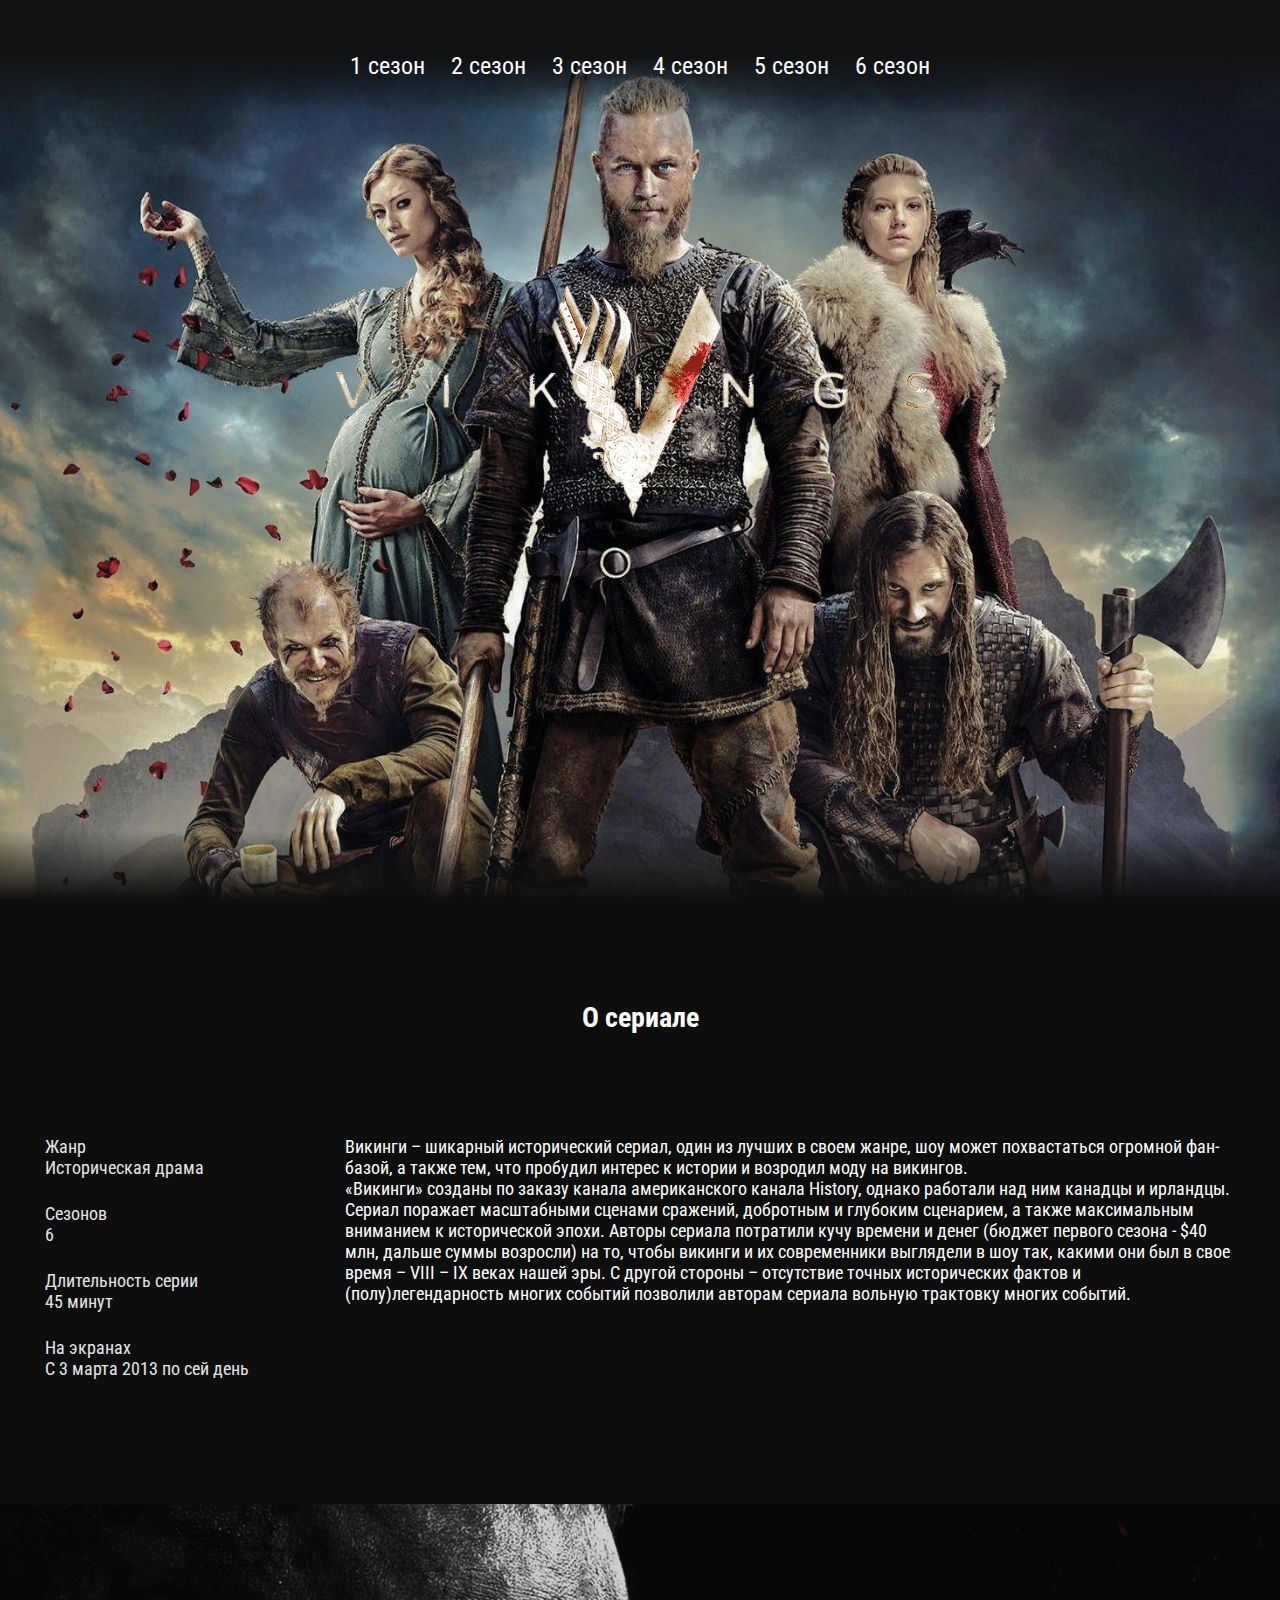
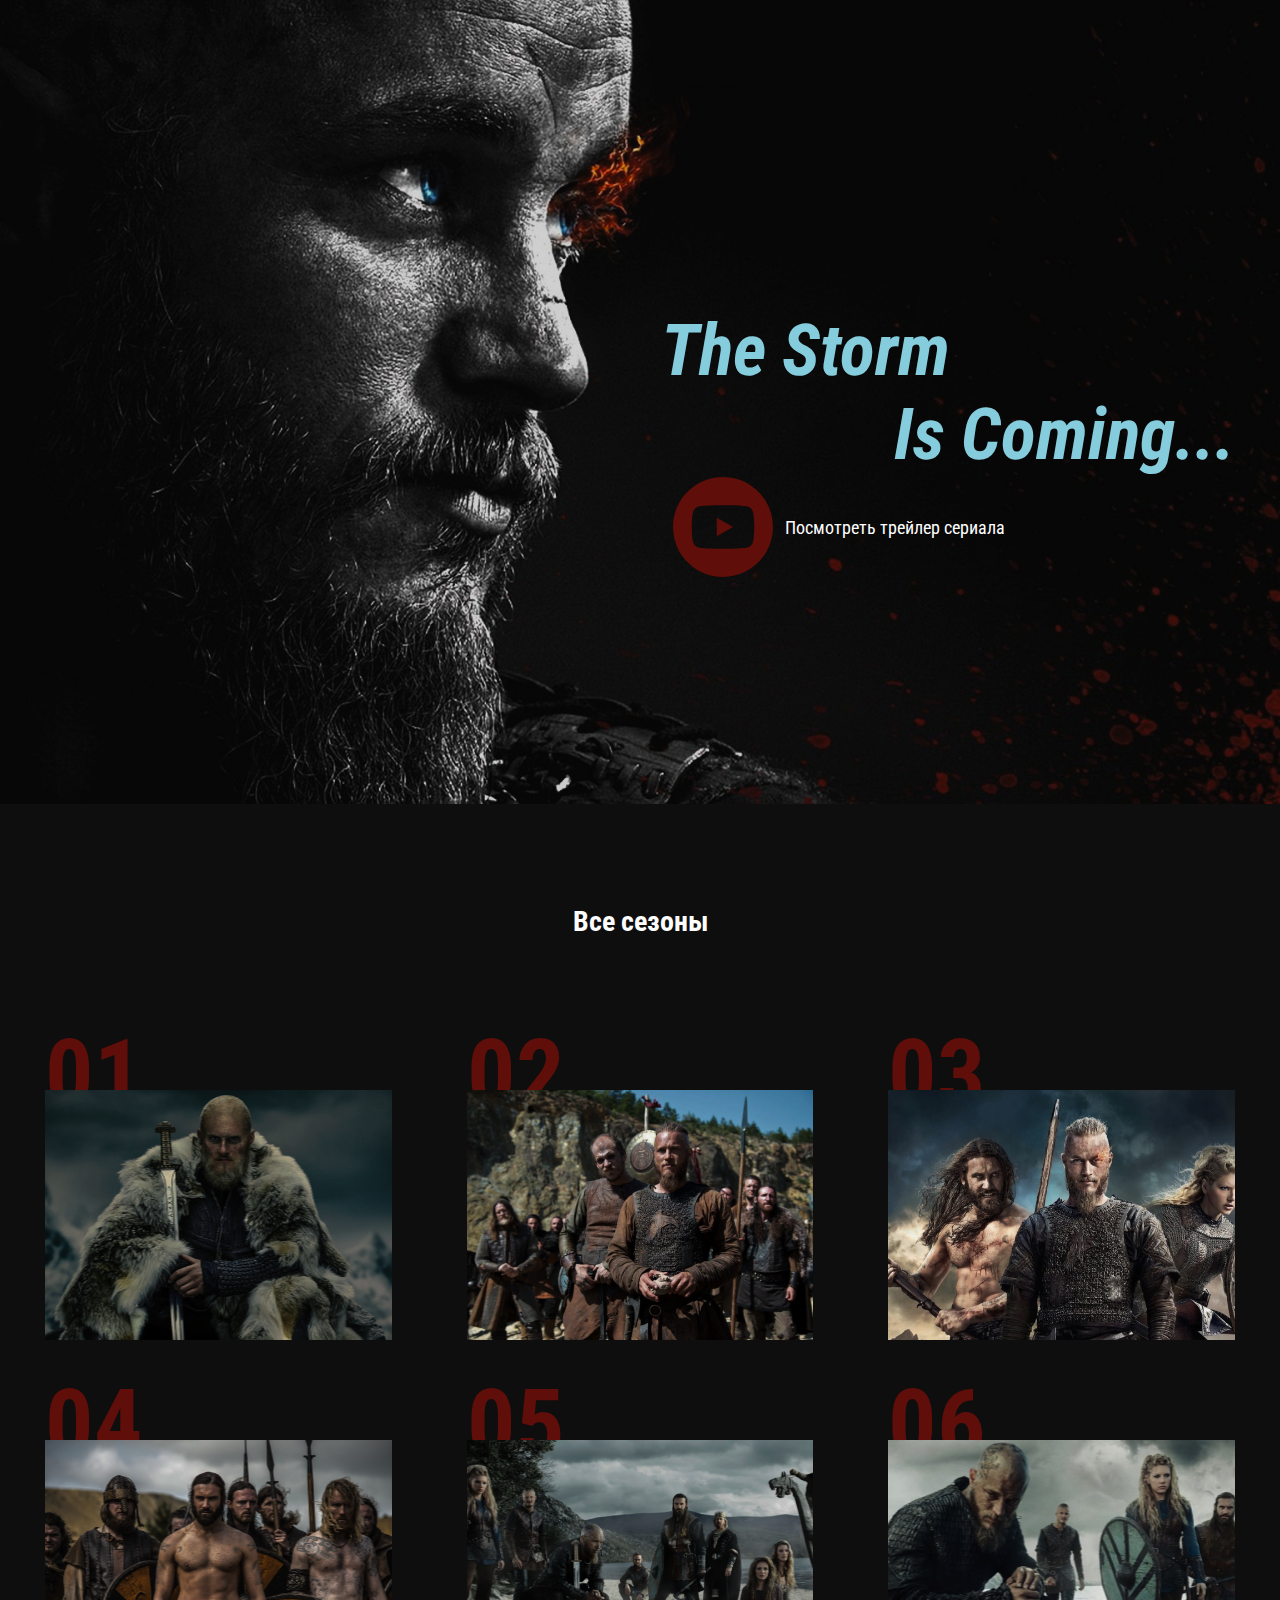
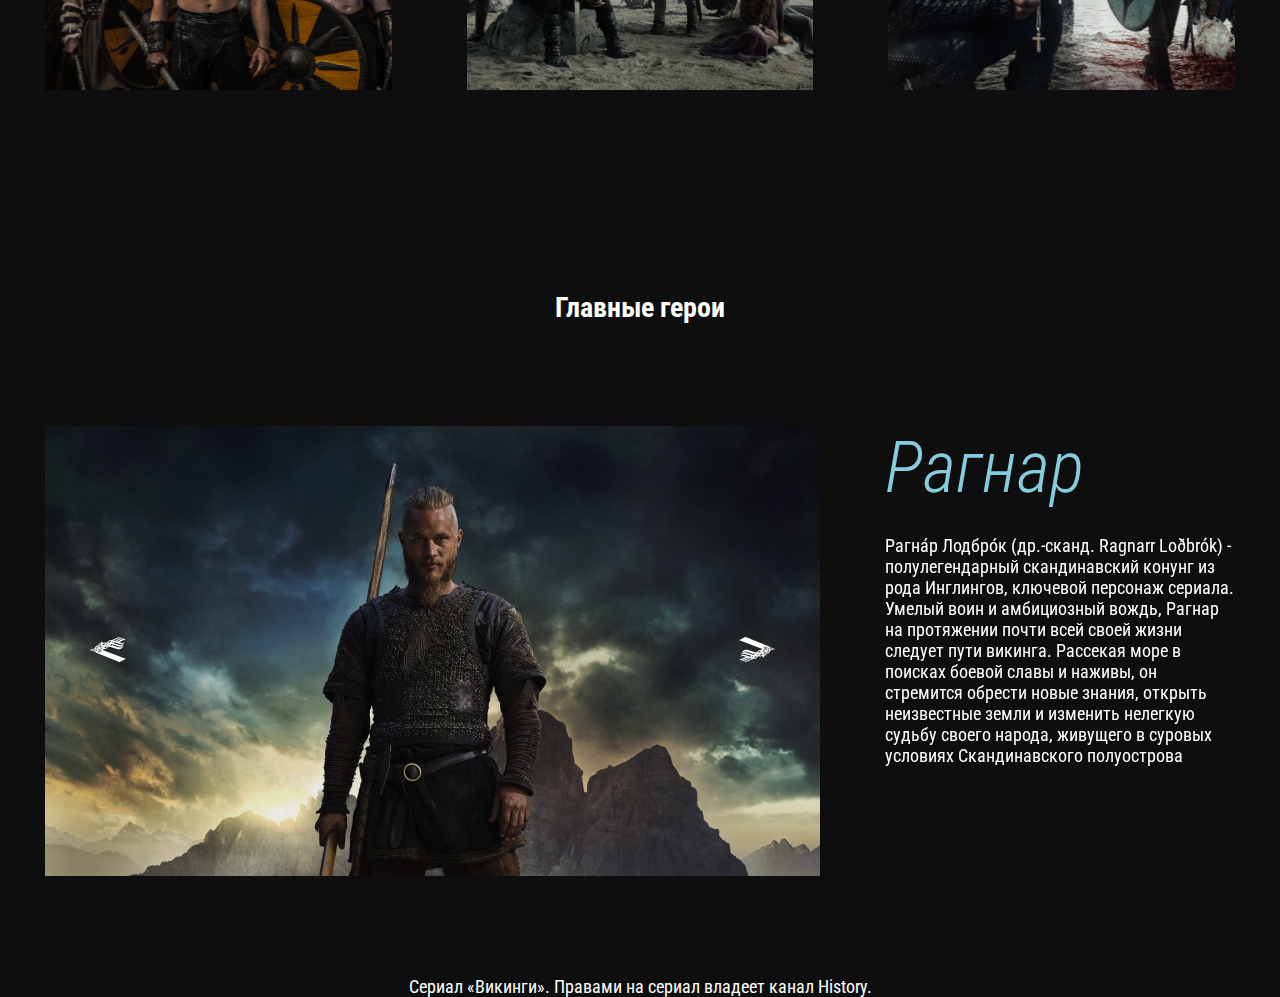
<file: index.html>
<!DOCTYPE html>
<html lang="en">
<head>
  <meta charset="UTF-8">
  <meta name="viewport" content="width=device-width, initial-scale=1.0,  maximum-scale=1.0, user-scalable=0 ">
  <meta http-equiv="X-UA-Compatible" content="ie=edge">
  <title>Document</title>
  <link href="https://fonts.googleapis.com/css2?family=Roboto+Condensed:ital,wght@0,400;0,700;1,300&display=swap" rel="stylesheet">
  <link rel="stylesheet" href="css/reset.css">
  <link rel="stylesheet" href="css/slick.css">
  <link rel="stylesheet" href="css/jquery.fancybox.css">
  <link rel="stylesheet" href="css/style.css">
</head>
<body>
  
  <header class="header ">
    <nav class="menu">

      <button class="menu__btn">
        <span></span>
      </button>
      <ul class="menu__list">
        <li class="menu__list-item">
          <a href="season-1.html" class="menu__list-link">1 сезон</a>
        </li>
        <li class="menu__list-item">
          <a href="#" class="menu__list-link">2 сезон</a>
        </li>
        <li class="menu__list-item">
          <a href="#" class="menu__list-link">3 сезон</a>
        </li>
        <li class="menu__list-item">
          <a href="#" class="menu__list-link">4 сезон</a>
        </li>
        <li class="menu__list-item">
          <a href="#" class="menu__list-link">5 сезон</a>
        </li>
        <li class="menu__list-item">
          <a href="#" class="menu__list-link">6 сезон</a>
        </li>
      </ul>
    </nav>
    <div class="logo">
      <img src="./images/logo.png" alt="Логотип" class="logo__img">
    </div>
  </header>


  <section class="about section-page">

    <div class="container">
      <h3 class="title">
        О сериале
      </h3>
      <div class="about__inner">
        <ul class="about__info">
          <li class="about__info-item">
            Жанр
           <span>Историческая драма</span>
          </li>
          <li class="about__info-item">
            Сезонов
            <span>6</span>
          </li>
          <li class="about__info-item">
            Длительность серии
            <span>45 минут</span>
          </li>
          <li class="about__info-item">
            На экранах
            <span>С 3 марта 2013 по сей день</span>
          </li>
        </ul>
        <div class="about__text">
          <p>
            Викинги – шикарный исторический сериал, один из 
            лучших в своем жанре, шоу может похвастаться 
            огромной фан-базой, а также тем, что пробудил 
            интерес к истории и возродил моду на викингов.
          </p>
          <p>
            «Викинги» созданы по заказу канала американского канала 
            History, однако работали над ним канадцы и ирландцы. Сериал 
            поражает масштабными сценами сражений, добротным и глубоким 
            сценарием, а также максимальным вниманием к исторической
            эпохи. Авторы сериала потратили кучу времени и денег
            (бюджет первого сезона - $40 млн, дальше суммы возросли) 
            на то, чтобы викинги и их современники выглядели 
            в шоу так, какими они был в свое время – VIII – IX
            веках нашей эры. С другой стороны – отсутствие точных 
            исторических фактов и (полу)легендарность многих событий 
            позволили авторам сериала вольную трактовку многих событий.
          </p>
        </div>
      </div>
    </div>
  </section>

  <section class="video">
    <div class="container">
      <h3 class="video__text">
        <span>The Storm</span>
        Is Coming...
      </h3>
      <a class="video-btn" data-fancybox href="https://youtu.be/tx5Ne_TbWpQ">Посмотреть трейлер сериала</a>
    </div>
  </section>

  <section class="seasons section-page">
    <div class="container">
      <h3 class="title">
        Все сезоны
      </h3>
      <ol class="seasons__inner">
        <li class="seasons__item" style="background-image: url(./images/Rectangle\ 11.png);">
          <a href="season-1.html" class="seasons__link">Смотреть</a>
        </li>
        <li class="seasons__item" style="background-image: url(./images/Rectangle\ 10.png);">
          <a href="#" class="seasons__link">Смотреть</a>
        </li>
        <li class="seasons__item" style="background-image: url(./images/Rectangle\ 22.jpg);">
          <a href="#" class="seasons__link">Смотреть</a>
        </li>
        <li class="seasons__item" style="background-image: url(./images/Rectangle\ 9.png);">
          <a href="#" class="seasons__link">Смотреть</a>
        </li>
        <li class="seasons__item" style="background-image: url(./images/Rectangle\ 7.png);">
          <a href="#" class="seasons__link">Смотреть</a>
        </li>
        <li class="seasons__item" style="background-image: url(./images/Rectangle\ 8.jpg);">
          <a href="#" class="seasons__link">Смотреть</a>
        </li>

      </ol>
    </div>
  </section>
  <section class="heroes section-page">
    <div class="container">
      <h3 class="title">Главные герои</h3>
      <div class="heroes__inner">
        <div class="heroes__slider-img">
          <img src="images/hero-1.jpg" alt="" class="heroes__images">
          <img src="images/hero-1.jpg" alt="" class="heroes__images">
          <img src="images/hero-1.jpg" alt="" class="heroes__images">
        </div>
        <div class="heroes__slider-text">
          <div class="heroes__text">
            <h4 class="heroes__name">Рагнар</h4>
            <p>
              Рагна́р Лодбро́к (др.-сканд. Ragnarr Loðbrók) - 
              полулегендарный скандинавский конунг из рода
              Инглингов, 
              ключевой персонаж сериала.
            </p>
            
            <p>
              Умелый воин и амбициозный вождь, Рагнар на протяжении
              почти всей своей жизни следует пути викинга.
              Рассекая море в
              поисках боевой славы и наживы, он стремится обрести новые
              знания, открыть неизвестные земли и 
              изменить нелегкую судьбу своего народа, 
              живущего в суровых условиях Скандинавского
              полуострова</p>
          </div>
          <div class="heroes__text">

              <h4 class="heroes__name">Рагнар1</h4>

              <p>
                Рагна́р Лодбро́к (др.-сканд. Ragnarr Loðbrók) - 
                полулегендарный скандинавский конунг из рода
                Инглингов, 
                ключевой персонаж сериала.
              </p>
              
              <p>
                Умелый воин и амбициозный вождь, Рагнар на протяжении
                почти всей своей жизни следует пути викинга.
                Рассекая море в
                поисках боевой славы и наживы, он стремится обрести новые
                знания, открыть неизвестные земли и 
                изменить нелегкую судьбу своего народа, 
                живущего в суровых условиях Скандинавского
                полуострова</p>
              </div>
              <div class="heroes__text">

                <h4 class="heroes__name">Рагнар3</h4>
                <p>
                  Рагна́р Лодбро́к (др.-сканд. Ragnarr Loðbrók) - 
                  полулегендарный скандинавский конунг из рода
                  Инглингов, 
                  ключевой персонаж сериала.
                </p>
                
                <p>
                  Умелый воин и амбициозный вождь, Рагнар на протяжении
                  почти всей своей жизни следует пути викинга.
                  Рассекая море в
                  поисках боевой славы и наживы, он стремится обрести новые
                  знания, открыть неизвестные земли и 
                  изменить нелегкую судьбу своего народа, 
                  живущего в суровых условиях Скандинавского
                  полуострова</p>
                </div>
          </div> 
        </div>
      </div>
    </div>
  </section>

  <footer class="footer">
    <div class="container">
    <p class="copy">
      Сериал «Викинги». Правами на сериал владеет канал History.
    </p>
  </div>
  </footer>







  <script src="https://ajax.googleapis.com/ajax/libs/jquery/3.4.1/jquery.min.js"></script>
  <script src="js/slick.min.js"></script>
  <script src="js/jquery.fancybox.min.js"></script>
  <script src="js/main.js"></script>
</body>
</html>
</file>
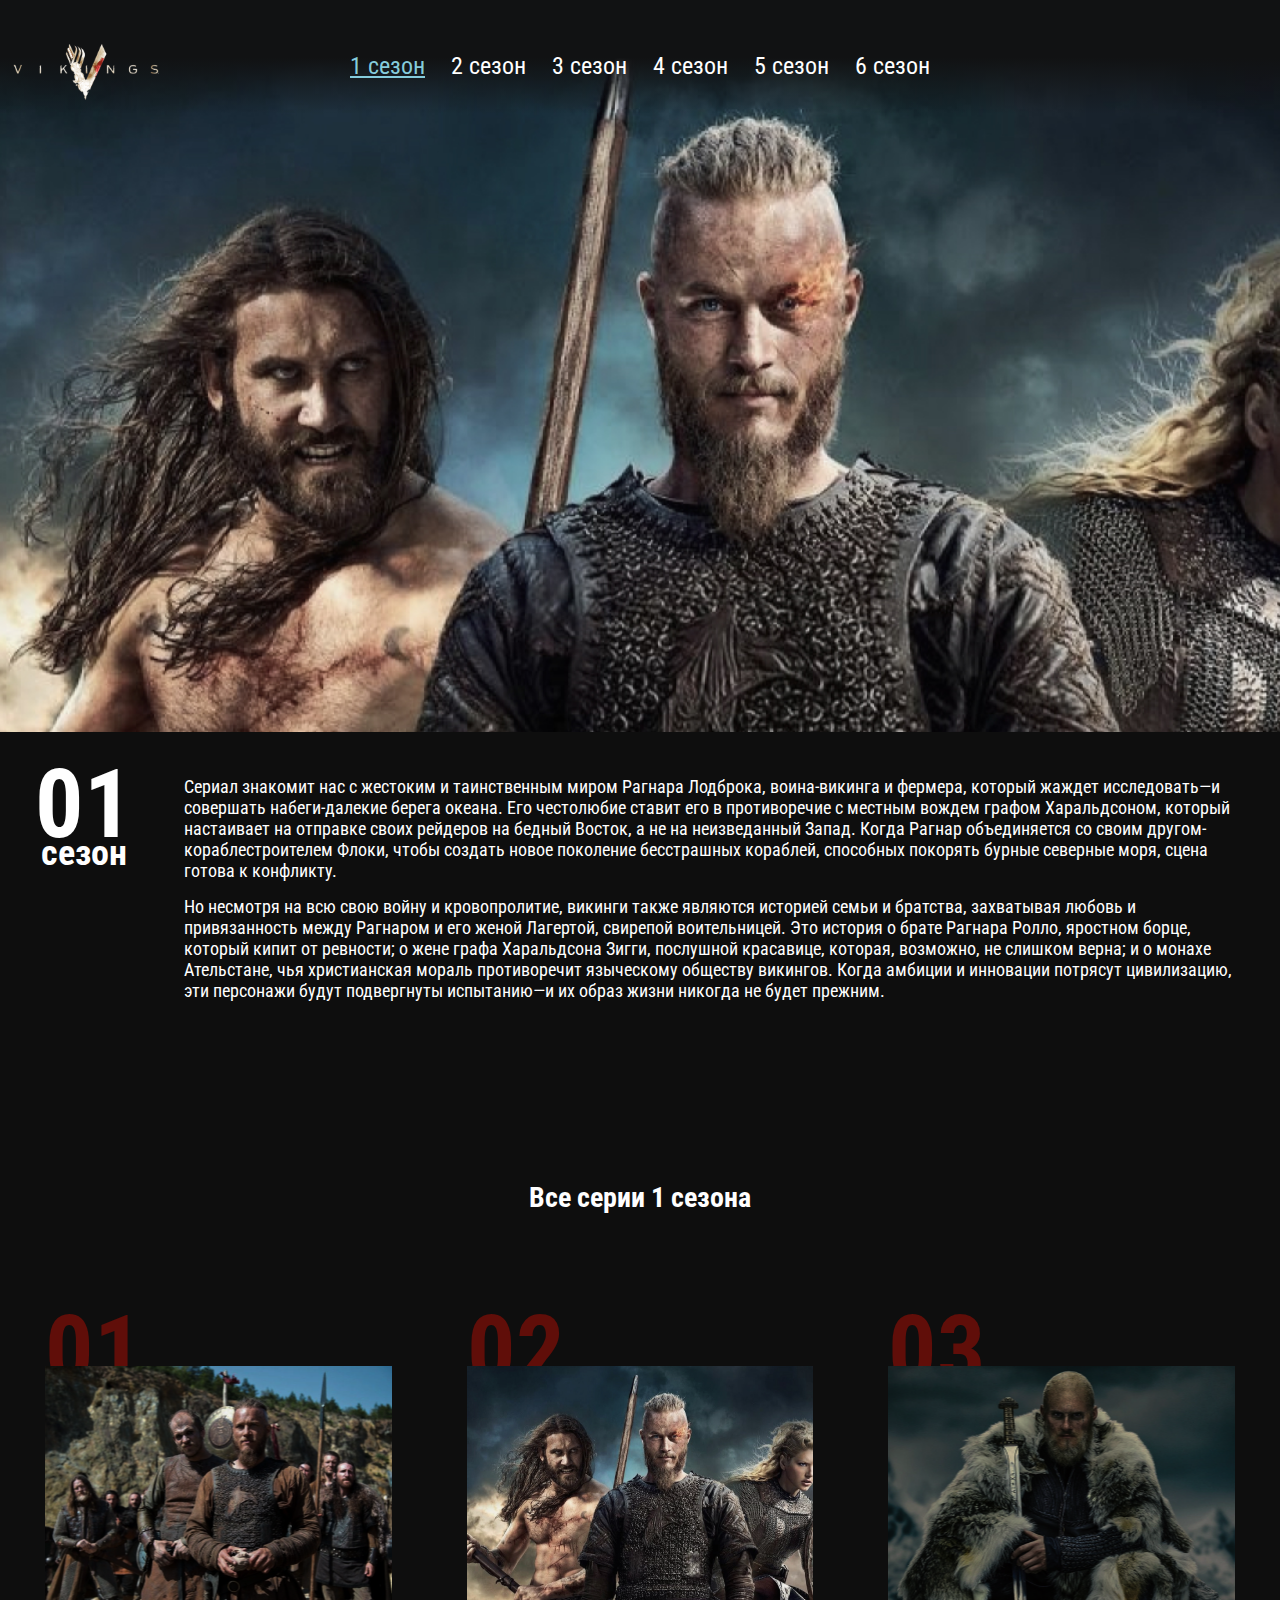
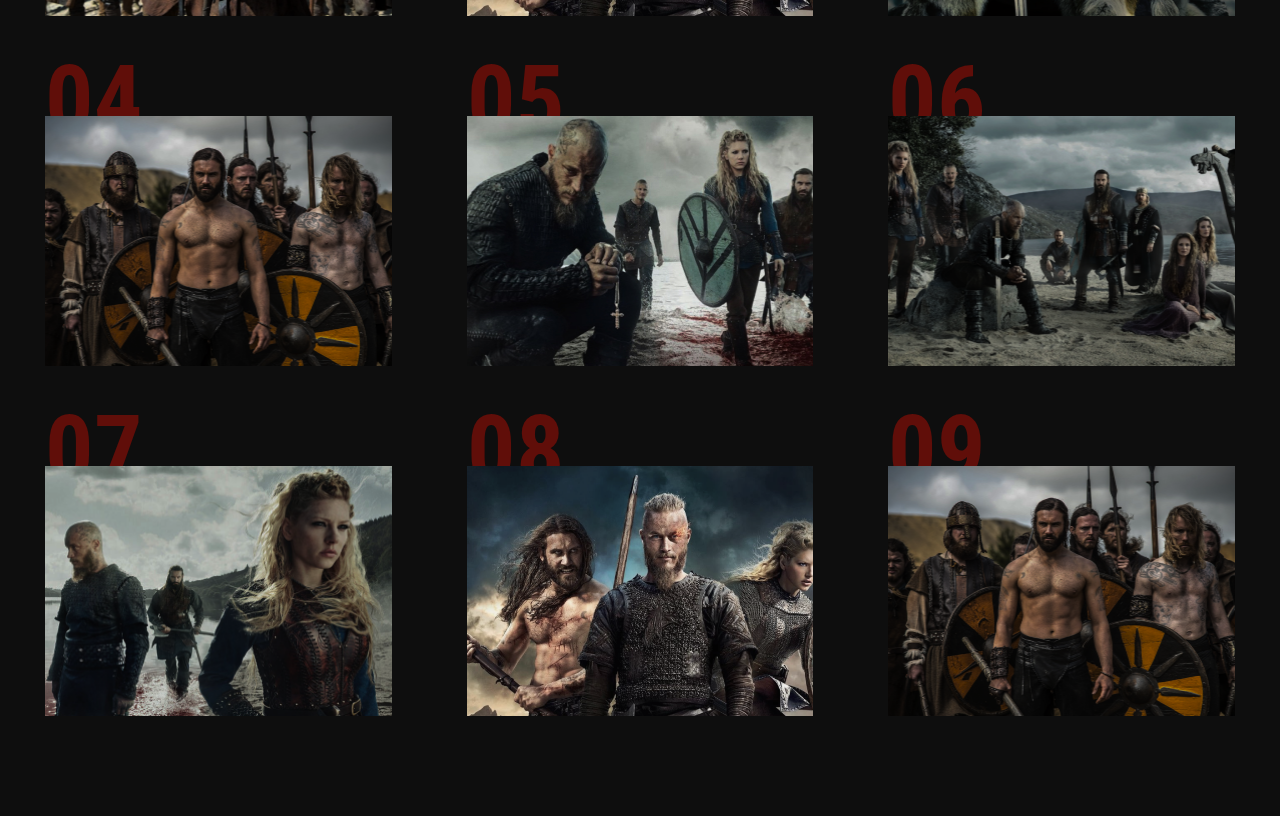
<file: season-1.html>
<!DOCTYPE html>
<html lang="en">
<head>
  <meta charset="UTF-8">
  <meta name="viewport" content="width=device-width, initial-scale=1.0">
  <meta http-equiv="X-UA-Compatible" content="ie=edge">
  <title>Document</title>
  <link href="https://fonts.googleapis.com/css2?family=Roboto+Condensed:ital,wght@0,400;0,700;1,300&display=swap" rel="stylesheet">
  <link rel="stylesheet" href="css/reset.css">

  <link rel="stylesheet" href="css/jquery.fancybox.css">
  <link rel="stylesheet" href="css/style.css">
</head>
<body>

    <header class="page-header">
        <nav class="menu">
          <button class="menu__btn"></button>
          <div class="menu__container">
          <a href="index.html" class="page-logo">
            <img src="images/лого----1.svg" alt="">
          </a>
            <ul class="menu__list">
              <li class="menu__list-item">
                <a href="#" class="menu__list-link menu__list-link--active">1 сезон</a>
              </li>
              <li class="menu__list-item">
                <a href="#" class="menu__list-link">2 сезон</a>
              </li>
              <li class="menu__list-item">
                <a href="#" class="menu__list-link">3 сезон</a>
              </li>
              <li class="menu__list-item">
                <a href="#" class="menu__list-link">4 сезон</a>
              </li>
              <li class="menu__list-item">
                <a href="#" class="menu__list-link">5 сезон</a>
              </li>
              <li class="menu__list-item">
                <a href="#" class="menu__list-link">6 сезон</a>
              </li>
            </ul>
          </div>
          </nav>

          <div class="season-info">
              <div class="season-info__num">
                  01
                  <span>сезон</span>
              </div>
              <div class="season-info__text">
                 <p>Сериал знакомит нас с жестоким и таинственным миром Рагнара Лодброка, воина-викинга и фермера, который жаждет исследовать—и совершать набеги-далекие берега океана. Его честолюбие ставит его в противоречие с местным вождем графом Харальдсоном, который настаивает на отправке своих рейдеров на бедный Восток, а не на неизведанный Запад. Когда Рагнар объединяется со своим другом-кораблестроителем Флоки, чтобы создать новое поколение бесстрашных кораблей, способных покорять бурные северные моря, сцена готова к конфликту.
                </p> 
                <p>
                    Но несмотря на всю свою войну и кровопролитие, викинги также являются историей семьи и братства, захватывая любовь и привязанность между Рагнаром и его женой Лагертой, свирепой воительницей. Это история о брате Рагнара Ролло, яростном борце, который кипит от ревности; о жене графа Харальдсона Зигги, послушной красавице, которая, возможно, не слишком верна; и о монахе Ательстане, чья христианская мораль противоречит языческому обществу викингов. Когда амбиции и инновации потрясут цивилизацию, эти персонажи будут подвергнуты испытанию—и их образ жизни никогда не будет прежним.
                </p>
              </div>
          </div>
    </header>

    <section class="seasons section-page">
      <div class="container">
        <h3 class="title">
          Все серии 1 сезона
        </h3>
        <ol class="seasons__inner">
          <li class="seasons__item" style="background-image: url(./images/Rectangle\ 10.png);">
            <a data-fancybox="gallery" href="https://youtu.be/tx5Ne_TbWpQ" class="seasons__link">Смотреть</a>
          </li>
          <li class="seasons__item" style="background-image: url(./images/Rectangle\ 22.jpg);">
            <a data-fancybox="gallery" href="https://youtu.be/tx5Ne_TbWpQ" class="seasons__link">Смотреть</a>
          </li>
          <li class="seasons__item" style="background-image: url(./images/Rectangle\ 11.png);">
            <a data-fancybox="gallery" href="https://youtu.be/tx5Ne_TbWpQ" class="seasons__link">Смотреть</a>
          </li>
          <li class="seasons__item" style="background-image: url(./images/Rectangle\ 9.png);">
            <a data-fancybox="gallery" href="https://youtu.be/tx5Ne_TbWpQ" class="seasons__link">Смотреть</a>
          </li>
          <li class="seasons__item" style="background-image: url(./images/Rectangle\ 8.jpg);">
            <a data-fancybox="gallery" href="https://youtu.be/tx5Ne_TbWpQ" class="seasons__link">Смотреть</a>
          </li>
          <li class="seasons__item" style="background-image: url(./images/Rectangle\ 7.png);">
            <a data-fancybox="gallery" href="https://youtu.be/tx5Ne_TbWpQ" class="seasons__link">Смотреть</a>
          </li>
          <li class="seasons__item" style="background-image: url(./images/6.png);">
            <a data-fancybox="gallery" href="https://youtu.be/tx5Ne_TbWpQ" class="seasons__link">Смотреть</a>
          </li>
          <li class="seasons__item" style="background-image: url(./images/Rectangle\ 22.png);">
            <a data-fancybox="gallery" href="https://youtu.be/tx5Ne_TbWpQ" class="seasons__link">Смотреть</a>
          </li>
          <li class="seasons__item" style="background-image: url(./images/Rectangle\ 9.png);">
            <a data-fancybox="gallery" href="https://youtu.be/tx5Ne_TbWpQ" class="seasons__link">Смотреть</a>
          </li>
  
        </ol>
      </div>
    </section>



<script src="https://ajax.googleapis.com/ajax/libs/jquery/3.4.1/jquery.min.js"></script>

<script src="js/jquery.fancybox.min.js"></script>
<script src="js/main.js"></script>
</body>
</html>
</file>
<file: css/style.css>
*{
    box-sizing: border-box;
}

body{
    background-color: #0E0E0E;
    color: #fff;
    font-weight: 400;
    font-family: 'Roboto Condensed', sans-serif;
    font-size: 18px;
    line-height: 21px;

}



a{
    color: inherit;
    text-decoration: none;
}

ul{
    list-style: none;
}

.container{
    max-width: 1220px;
    padding: 0 15px;
    margin: 0 auto;
}

.section-page{
    padding: 100px 0;
}

.title{
    text-align: center;
    margin-bottom: 100px;
    font-size: 28px;
    line-height: 36px;
}

.header{
    background-image:  url('../images/header-bg.jpg') ;
    height: 100vh;
    background-size: cover;
    background-repeat: no-repeat;
    background-position: center 50px;
    text-align: center;
    position: relative;

  
}

.header::after{
    content: '';
    position: absolute;
    height: 70px;
    bottom: 0;
    left: 0;
    width: 100%;
    background: linear-gradient(180deg, #0E0E0E 0%, rgba(17, 17, 17, 0.850295) 16.53%, rgba(32, 31, 33, 0) 100%);
    transform: rotate(180deg);
    
}

.menu{
    
    padding: 50px 0px 50px;
    background: linear-gradient(180deg, #111213 0%,
     #111213 43.62%, rgba(32, 31, 33, 0) 86.33%);
}

.menu__list{
    display: flex;
    justify-content: center;
  
}


.menu__list-item{
    padding: 0 13px;
}

.menu__list-link{
    font-size: 36px;
    line-height: 42px;
    
}

.menu__list-link:hover,
.menu__list-link--active{
    color: #85CCDC;
    text-decoration: underline;
    
}

.menu__btn{
    display:  none;
}

.logo{
    padding-top: 17vh;
}

.about__inner{
    display: flex;
}

.about__info{
    width: 375px;
    margin-right: 50px;
    flex: none;
}

.about__info-item span{
    display: block;
}

.about__info-item{
    margin-bottom: 25px;
    color: #e5e5e5;
}

.video{
    background-image: url('../images/video-bg.jpg');
    height: 100vh;
    background-size: cover;
    background-position: center center;
    background-repeat: no-repeat ;
    text-align: right;
}

.video__text{
    font-style: italic;
    font-weight:  300px;
    font-size: 72px;
    line-height: 84px;
    color: #85CCDC;
    padding-top: 45vh;
    margin-bottom: 40px;
}

.video__text span{
    display: block;
    padding-right: 285px;
}

    .video-btn{
        padding-left: 112px;
        position: relative;
        margin-right: 230px;
    }

    .video-btn::before{
        content: '';
        position: absolute;
        width: 100px;
        height: 100px;
        left: 0;
        background-image: url('../images/youtube.svg');
        top: -40px;

    }

    .seasons__inner{
        display: grid;
        grid-template-columns: repeat(auto-fill, minmax(284px, 1fr));
        grid-gap: 100px 75px;
        counter-reset: counter;
        padding-top: 50px;
    }

    .seasons__item{

        height: 250px;
        
        background-repeat: no-repeat;
        background-position: center center ;
        background-size: cover;
        list-style: none;
        position: relative;
        display: flex;
        justify-content: center;
        align-items: center;
    }

    .seasons__item::before{
        content: '0' counter(counter);
        counter-increment:  counter;
        position: absolute;
        font-weight: bold;
        font-size: 96px;
        line-height: 112px;
        color: #600e09;
        left: 0;
        top: -72px;
        z-index: -1;
    }


    .seasons__item:nth-child(n+10)::before{
        content:  counter(number);
    }
    .seasons__link{
        font-size: 36px;
        line-height: 42px;
        padding: 12px 78px 11px;
        background-color: #0e0e0e;
        opacity: 0;
        transition: all .3s;
        z-index: 2;
    }

    .seasons__item:hover  .seasons__link{
        opacity: 1;
    }


    .seasons__item:hover::after{
        content: "";
        position: absolute;
        top: 0;
        left: 0;
        right: 0;
        bottom: 0;
        background: rgba(14, 14, 14, 0.8);
        
        
    }

    .heroes__inner{
        display: flex;
        justify-content: space-between;
    }

    .heroes__slider-img{
        max-width: 775px;
    }

    .heroes__slider-text{
        max-width: 350px;
    }

    .slick-btn{
        position: absolute;
        top: 50%;
        transform: translateY(-50%);
        border: none;
        background-color: transparent;
        z-index: 5;
        cursor: pointer;
        outline: none;
    }

    .slick-prev{
        left: 38px;
    }

    .slick-next{
        right: 38px;
    }
    
    
    .heroes__name{
        font-style: italic;
        font-weight: 300;
        font-size: 72px;
        line-height: 84px;
        color: #85ccdc;
        margin-bottom: 25px;
    }

    .heroes__text p{
        margin-bottom: 15pxw;
    }


    .copy{
        padding: -14px 0 15px;
        text-align: center;
    }






    .page-header{
        background-image: url('../images/Rectangle\ 22.jpg');
        background-repeat: no-repeat;
        background-size: cover;
        background-position: center center;
        height: 90vh;
        position: relative;
    }
    
    .menu__container{
        max-width: 1385px;
        margin: 0 auto;
        position: relative;
    }


    .page-logo{
        position: absolute;
        left: 0;
    }

    .season-info{
        position: absolute;
        max-width: 1385px;
        display: flex;
        padding: 44px 47px 64px 35px;
        background-color: #0E0E0E;
        bottom: 0pt;
        left: 0pt;
        right: 0;
        margin: 0 auto;
    }

    .season-info__num{
        font-weight: bold;
        font-size: 96px;
        line-height: 56px;
        text-align: center;
        margin-right: 51px;
    }

    .season-info__num span {
        display: block;
        font-size: 36px;
        line-height: 42px;
    }


    .season-info__text p{
        margin-bottom: 15px;
    }


    @media (max-width: 1420px){
        .page-logo{
            left: 10px;
            top: -6px;
        }
    }


@media (max-width: 1366px) {
    .logo__img{
        width: 50%;
    }

    .menu__list-link{
        font-size: 24px;
        line-height: 32px;
    }

    .about__info{
        width: 250px;
    }

    .page-header{
        height: 120vh;
    }

    
}

@media(max-width: 1200px){
    
    .heroes__inner{
        display: block;
    }

    .heroes__slider-text{
        max-width: 100%;
        padding-top: 50px;
    }

    .heroes__slider-img{
        max-width: 100%;
    }


}

@media(max-width: 1088px){
    .seasons__item{
        height: 340px;
    }

}


@media(max-width: 992px){
    .page-logo{
        display: none;
    }
}



@media(max-width: 768px){
    .about__inner{
        display: block;
    }

    .section-page{
        padding: 50px 0;
    }

    .title{
        margin-bottom: 50px;
    }

    .body{
        font-size: 16px;
        line-height: 19px;
    }

    .video__text{
        font-size: 48px;
        line-height: 56px;
    }

    .video__text span{
        padding-right: 200px;
    }

    .video-btn{
        margin-right: 0;
        padding-left:62px ;
        padding-top: -16px;
    }

    .video-btn::before{
        width: 50px;
        height: 50px;
        background-size: cover;
    }

    .seasons__inner{
        grid-gap: 80px 35px;
    }

    .season-info{
        display: block;
        padding: 30px 10px 0 10px;
    }
    
    .season-info__num{
        text-align: left;
        font-size: 50px;
        line-height: 26px;
        margin-bottom: 15px;
    }

    .season-info__num span{
        font-size: 25px;
    }



}

@media (max-width: 640px) {

    .menu{
        text-align: center;
        padding: 0;
        background: linear-gradient(180deg, #111213 0%,
        #111213 10.62%, rgba(32, 31, 33, 0) 86.33%);
    }
    .menu__list{
        display: block;
        transform: translateY(-130%);
        transition: all .3s;
    }

    .menu__list.menu__list--active{
        transform: translateY(0%);
        padding: 100px 0 50px;
        background-color: #0e0e0e;
        height: 100vh;
    }

    .menu__list-link{
        display: block;
        padding: 10px 0;
    }

    .menu__btn{
        display: block;
        width: 50px;
        height: 40px;
        cursor: pointer;
        position: absolute;
        right: 20px;
        top: 20px;
        z-index: 10;
        display: flex;
        align-items: center;
        background-color: transparent;
        border: 0;
        padding: 0;
        outline: none;
    }  

    .menu__btn span{
        background-color: #fff;
        height: 5px;
        width: 100%;
    }
    
    .menu__btn::after,
    .menu__btn::before{
        content: "";
        width: 100%;
        height: 5px;
        background-color: #fff;
        position: absolute;
    }

    .menu__btn::after{
        bottom: 0;
        left: 0;
    }
  
    .menu__btn::before{
        top: 0;
        left: 0;
    }

    .logo{
        padding-top: 21vh;
    }
    .page-logo{
        display: block;
        z-index: 10;
        top: 22px;
    }

    .page-header{
        height: 160vh;
    }
    


}


@media (max-width: 414px){
        .seasons__item{
        height: 203px;
    }
}


@media (max-width: 374px){
.page-header{
    height: 200vh;
}
}
</file>
